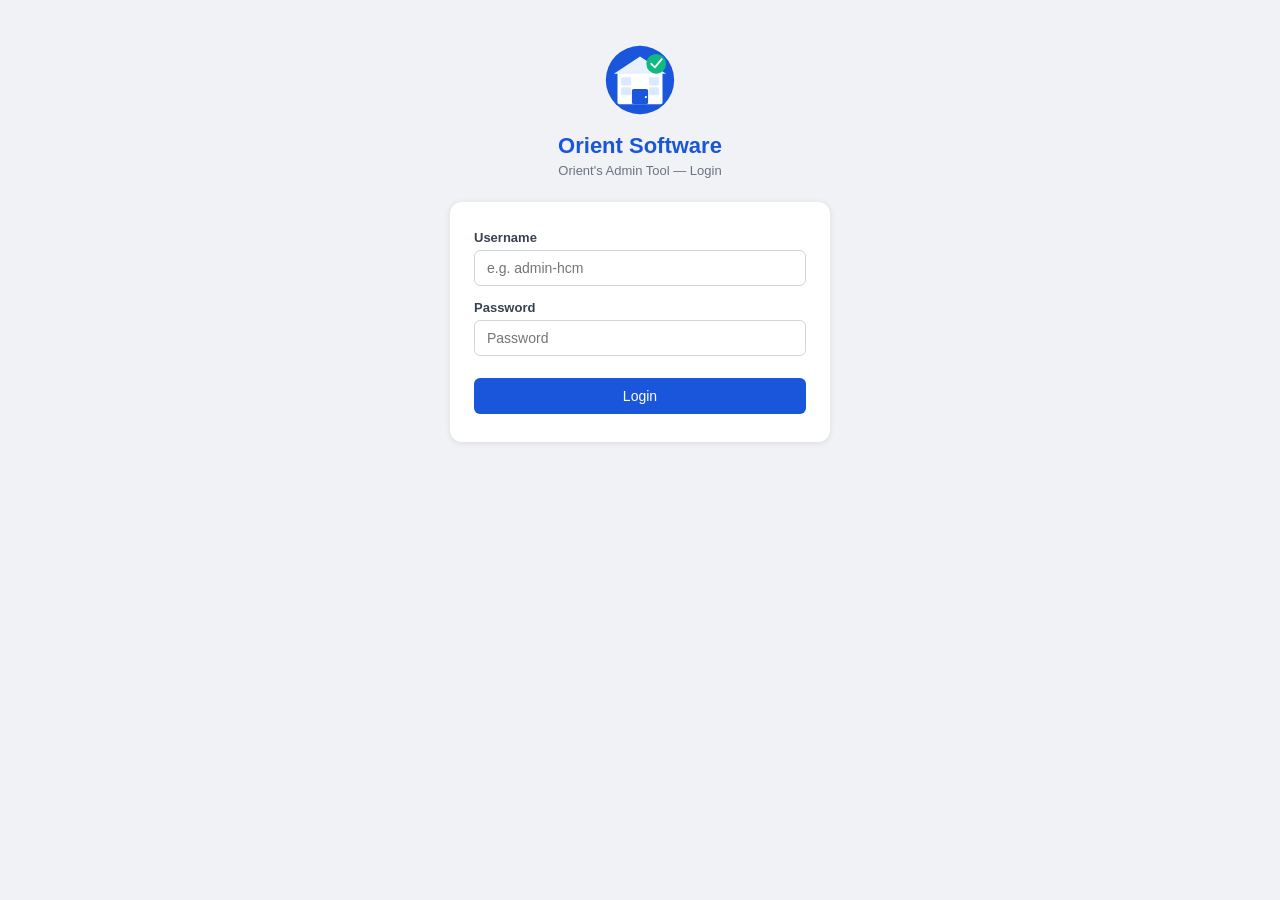
<file: admin.html>
<!DOCTYPE html>
<html lang="en">
<head>
  <meta charset="UTF-8" />
  <meta name="viewport" content="width=device-width, initial-scale=1.0" />
  <title>Orient's Admin Tool</title>
  <link rel="icon" href="logo.svg" type="image/svg+xml" />
  <link rel="stylesheet" href="style.css" />
</head>
<body>
  <div class="header">
    <div class="header-title"><img src="logo.svg" style="height:28px;vertical-align:middle;margin-right:8px;border-radius:50%"> Orient's Admin Tool</div>
    <div class="header-right">
      <span id="user-label" style="font-size:13px;opacity:0.85"></span>
      <a href="qrcodes.html">📱 QR Codes</a>
      <button class="btn-secondary" onclick="refreshCurrent()" style="font-size:12px;padding:5px 12px">Refresh</button>
      <button class="btn-green" onclick="xuatExcel()">⬇ Export Excel</button>
      <button class="btn-secondary" onclick="logout()" style="font-size:12px;padding:5px 12px">Logout</button>
    </div>
  </div>

  <!-- TABS -->
  <div style="background:white;border-bottom:2px solid #e5e7eb">
    <div style="max-width:1100px;margin:0 auto;padding:0 16px;display:flex;gap:4px">
      <button class="tab-btn active" id="tab-btn-visitors" onclick="switchTab('visitors')">👤 Visitor Log</button>
      <button class="tab-btn" id="tab-btn-cards" onclick="switchTab('cards')">🪪 Internal Card Tracking</button>
      <button class="tab-btn" id="tab-btn-po" onclick="switchTab('po')">📦 Purchasing</button>
    </div>
  </div>

  <div class="container">

    <!-- ===== TAB: VISITOR LOG ===== -->
    <div id="tab-visitors">
      <div class="stats-grid">
        <div class="stat-card stat-today"><div class="stat-number" id="s-today">—</div><div class="stat-label">Today's Visitors</div></div>
        <div class="stat-card stat-in" onclick="showCurrentlyIn()" style="cursor:pointer" title="Click to view list"><div class="stat-number" id="s-in">—</div><div class="stat-label">Currently In ↗</div></div>
        <div class="stat-card stat-out">  <div class="stat-number" id="s-out">—</div>  <div class="stat-label">Checked Out</div></div>
        <div class="stat-card stat-total"><div class="stat-number" id="s-total">—</div><div class="stat-label">This Month</div></div>
      </div>

      <div class="card">
        <div class="filters">
          <select id="f-loc" onchange="loadVisitors()">
            <option value="">All Offices</option>
            <option value="HCM">Ho Chi Minh City</option>
            <option value="DN">Da Nang</option>
            <option value="HN">Ha Noi</option>
            <option value="Hue">Hue</option>
          </select>
          <select id="f-status" onchange="loadVisitors()">
            <option value="">All Status</option>
            <option value="in">Currently In</option>
            <option value="out">Checked Out</option>
          </select>
          <input type="date" id="f-date-from" onchange="loadVisitors()" />
          <span style="color:#6b7280;font-size:13px;padding:0 2px">to</span>
          <input type="date" id="f-date-to" onchange="loadVisitors()" />
          <input type="text" id="f-search" placeholder="Search name, company..." oninput="loadVisitors()" style="min-width:180px" />
          <button class="btn-secondary" onclick="resetFilter()">Clear</button>
        </div>
        <div class="table-wrapper">
          <table>
            <thead>
              <tr>
                <th>#</th><th>Visitor Name</th><th>Company</th><th>ID / Passport</th>
                <th>Visitor Card No.</th><th>Purpose</th><th>Person to Meet</th>
                <th>Office</th><th>Date In</th><th>Time In</th><th>Time Out</th>
                <th>Status</th><th>Actions</th>
              </tr>
            </thead>
            <tbody id="visitor-body">
              <tr><td colspan="13" class="empty-td">Loading...</td></tr>
            </tbody>
          </table>
        </div>
      </div>
    </div>

    <!-- ===== TAB: INTERNAL CARD TRACKING ===== -->
    <div id="tab-cards" style="display:none">

      <!-- Sub-tabs -->
      <div class="sub-tabs">
        <button class="sub-tab-btn active" id="sub-btn-short" onclick="switchSubTab('short')">⏱ Short-term</button>
        <button class="sub-tab-btn" id="sub-btn-long" onclick="switchSubTab('long')">📋 Long-term (Probation / Intern)</button>
      </div>

      <!-- ---- SHORT-TERM ---- -->
      <div id="sub-short">
        <div class="stats-grid">
          <div class="stat-card stat-in" onclick="showCurrentlyBorrowed()" style="cursor:pointer" title="Click to view list"><div class="stat-number" id="cb-borrowed">—</div><div class="stat-label">Currently Borrowed ↗</div></div>
          <div class="stat-card stat-out">  <div class="stat-number" id="cb-returned">—</div><div class="stat-label">Returned Today</div></div>
          <div class="stat-card stat-total"><div class="stat-number" id="cb-total">—</div>   <div class="stat-label">This Month</div></div>
        </div>
        <div class="card">
          <div style="display:flex;justify-content:space-between;align-items:center;margin-bottom:16px">
            <h2 style="margin:0;font-size:16px;color:#374151">Short-term Borrowing</h2>
            <button class="btn-primary" onclick="moModalMuonThe()">+ New Record</button>
          </div>
          <div class="filters">
            <select id="cb-f-status" onchange="loadCardLoans()">
              <option value="">All Status</option>
              <option value="borrowed">Borrowed</option>
              <option value="returned">Returned</option>
            </select>
            <input type="date" id="cb-f-date-from" onchange="loadCardLoans()" />
            <span style="color:#6b7280;font-size:13px;padding:0 2px">to</span>
            <input type="date" id="cb-f-date-to" onchange="loadCardLoans()" />
            <input type="text" id="cb-f-search" placeholder="Search employee name..." oninput="loadCardLoans()" style="min-width:180px" />
            <button class="btn-secondary" onclick="resetCardFilter()">Clear</button>
          </div>
          <div class="table-wrapper">
            <table>
              <thead>
                <tr>
                  <th>#</th><th>Employee Name</th><th>Company</th><th>Card Type</th><th>Reason</th>
                  <th>Borrow Date</th><th>Borrow Time</th><th>Return Date</th><th>Return Time</th>
                  <th>Status</th><th>Actions</th>
                </tr>
              </thead>
              <tbody id="card-loan-body">
                <tr><td colspan="11" class="empty-td">Loading...</td></tr>
              </tbody>
            </table>
          </div>
        </div>
      </div>

      <!-- ---- LONG-TERM ---- -->
      <div id="sub-long" style="display:none">
        <div class="stats-grid">
          <div class="stat-card stat-in">   <div class="stat-number" id="lt-borrowed">—</div><div class="stat-label">Currently Holding</div></div>
          <div class="stat-card stat-out">  <div class="stat-number" id="lt-returned">—</div><div class="stat-label">Returned</div></div>
          <div class="stat-card stat-total"><div class="stat-number" id="lt-total">—</div>   <div class="stat-label">Total Records</div></div>
        </div>
        <div class="card">
          <div style="display:flex;justify-content:space-between;align-items:center;margin-bottom:16px">
            <h2 style="margin:0;font-size:16px;color:#374151">Long-term Borrowing (Probation / Intern)</h2>
            <button class="btn-primary" onclick="moModalMuonTheDai()">+ New Record</button>
          </div>
          <div class="filters">
            <select id="lt-f-status" onchange="loadLongTermLoans()">
              <option value="">All Status</option>
              <option value="borrowed">Holding</option>
              <option value="returned">Returned</option>
            </select>
            <input type="text" id="lt-f-search" placeholder="Search employee name..." oninput="loadLongTermLoans()" style="min-width:180px" />
            <button class="btn-secondary" onclick="resetLongFilter()">Clear</button>
          </div>
          <div class="table-wrapper">
            <table>
              <thead>
                <tr>
                  <th>#</th><th>Employee Name</th><th>Company</th><th>Card Type</th>
                  <th>Borrow Date</th><th>Expected Return</th><th>Actual Return</th>
                  <th>Note</th><th>Status</th><th>Actions</th>
                </tr>
              </thead>
              <tbody id="long-loan-body">
                <tr><td colspan="10" class="empty-td">Loading...</td></tr>
              </tbody>
            </table>
          </div>
        </div>
      </div>

    </div>

    <!-- ===== TAB: PURCHASING ===== -->
    <div id="tab-po" style="display:none">
      <div class="stats-grid">
        <div class="stat-card stat-total"><div class="stat-number" id="po-total">—</div><div class="stat-label">Total Orders</div></div>
        <div class="stat-card stat-today"><div class="stat-number" id="po-urgent">—</div><div class="stat-label">Urgent</div></div>
        <div class="stat-card stat-in">  <div class="stat-number" id="po-inprog">—</div><div class="stat-label">In Progress</div></div>
        <div class="stat-card stat-out"> <div class="stat-number" id="po-done">—</div>  <div class="stat-label">Completed</div></div>
      </div>

      <div class="card">
        <div style="display:flex;justify-content:space-between;align-items:center;margin-bottom:16px">
          <h2 style="margin:0;font-size:16px;color:#374151">Purchase Order Management</h2>
          <div style="display:flex;gap:8px">
            <a href="po-request.html" target="_blank" class="btn-secondary" style="font-size:13px;padding:8px 14px;text-decoration:none">🔗 Request Form Link</a>
            <button class="btn-primary" onclick="openPOModal(null)">+ New PO</button>
          </div>
        </div>
        <div class="filters">
          <select id="po-f-status" onchange="loadPurchaseOrders()">
            <option value="">All Status</option>
            <option value="Pending Review">Pending Review</option>
            <option value="Request for Quotations (RFQ)">RFQ</option>
            <option value="Initial Review by Procurement">Initial Review</option>
            <option value="Internal Approvals (Dept Head / Finance / BOD)">Internal Approvals</option>
            <option value="Purchase Order Issued">PO Issued</option>
            <option value="Delivery & Inspection">Delivery & Inspection</option>
            <option value="Completed">Completed</option>
            <option value="Cancelled">Cancelled</option>
          </select>
          <select id="po-f-priority" onchange="loadPurchaseOrders()">
            <option value="">All Priority</option>
            <option value="Urgent">Urgent</option>
            <option value="High">High</option>
            <option value="Medium">Medium</option>
            <option value="Low">Low</option>
          </select>
          <input type="text" id="po-f-search" placeholder="Search item, requestor..." oninput="loadPurchaseOrders()" style="min-width:180px" />
          <button class="btn-secondary" onclick="resetPOFilter()">Clear</button>
        </div>
        <div class="table-wrapper">
          <table>
            <thead>
              <tr>
                <th>#</th><th>PO Code</th><th>Item</th><th>Company</th><th>Qty</th>
                <th>Requestor</th><th>Request Date</th><th>Status</th><th>Priority</th>
                <th>Budget Type</th><th>Due Date</th><th>PO Issuance</th>
                <th>Delivery & Inspection</th><th>Product Link</th><th>Note</th><th>Actions</th>
              </tr>
            </thead>
            <tbody id="po-body">
              <tr><td colspan="16" class="empty-td">Loading...</td></tr>
            </tbody>
          </table>
        </div>
      </div>
    </div>

  </div>

  <!-- MODAL: ASSIGN VISITOR CARD -->
  <div class="modal-overlay" id="modal-card">
    <div class="modal">
      <h3>Assign Visitor Card</h3>
      <div class="form-group">
        <label>Visitor Name</label>
        <input type="text" id="mc-name" disabled />
      </div>
      <div class="form-group">
        <label>Visitor Card No. *</label>
        <input type="text" id="mc-cardno" placeholder="e.g. VC-001" />
      </div>
      <div class="modal-actions">
        <button class="btn-primary" onclick="luuThe()">Save</button>
        <button class="btn-secondary" onclick="dongModal('modal-card')">Cancel</button>
      </div>
    </div>
  </div>

  <!-- MODAL: CHECK-OUT -->
  <div class="modal-overlay" id="modal-checkout">
    <div class="modal">
      <h3>Confirm Check-Out</h3>
      <p id="mc-checkout-name" style="margin-bottom:16px;font-weight:bold"></p>
      <div class="form-row">
        <div class="form-group">
          <label>Check-Out Date</label>
          <input type="date" id="mc-date-out" />
        </div>
        <div class="form-group">
          <label>Check-Out Time</label>
          <input type="time" id="mc-time-out-input" />
        </div>
      </div>
      <div class="modal-actions">
        <button class="btn-success" onclick="xacNhanCheckout()">Confirm Check-Out</button>
        <button class="btn-secondary" onclick="dongModal('modal-checkout')">Cancel</button>
      </div>
    </div>
  </div>

  <!-- MODAL: NEW BORROW RECORD -->
  <div class="modal-overlay" id="modal-borrow">
    <div class="modal">
      <h3>New Borrow Record</h3>
      <div class="form-group">
        <label>Employee Name *</label>
        <input type="text" id="mb-name" placeholder="Full name" />
      </div>
      <div class="form-group">
        <label>Company *</label>
        <select id="mb-company">
          <option value="">-- Select company --</option>
          <option value="Orient">Orient</option>
          <option value="Bravo">Bravo</option>
          <option value="Neurond">Neurond</option>
        </select>
      </div>
      <div class="form-group">
        <label>Card Type *</label>
        <input type="text" id="mb-type" placeholder="e.g. Visitor Card No. 01" />
      </div>
      <div class="form-group">
        <label>Reason</label>
        <input type="text" id="mb-reason" placeholder="Reason for borrowing..." />
      </div>
      <div class="form-row">
        <div class="form-group">
          <label>Borrow Date *</label>
          <input type="date" id="mb-date" />
        </div>
        <div class="form-group">
          <label>Borrow Time *</label>
          <input type="time" id="mb-time" />
        </div>
      </div>
      <div class="modal-actions">
        <button class="btn-primary" onclick="luuMuonThe()">Save</button>
        <button class="btn-secondary" onclick="dongModal('modal-borrow')">Cancel</button>
      </div>
    </div>
  </div>

  <!-- MODAL: NEW LONG-TERM RECORD -->
  <div class="modal-overlay" id="modal-borrow-long">
    <div class="modal">
      <h3>New Long-term Borrow Record</h3>
      <div class="form-group">
        <label>Employee Name *</label>
        <input type="text" id="ml-name" placeholder="Full name" />
      </div>
      <div class="form-group">
        <label>Company *</label>
        <select id="ml-company">
          <option value="">-- Select company --</option>
          <option value="Orient">Orient</option>
          <option value="Bravo">Bravo</option>
          <option value="Neurond">Neurond</option>
        </select>
      </div>
      <div class="form-group">
        <label>Card Type *</label>
        <input type="text" id="ml-type" placeholder="e.g. Access Card No. 05" />
      </div>
      <div class="form-row">
        <div class="form-group">
          <label>Borrow Date *</label>
          <input type="date" id="ml-borrow-date" />
        </div>
        <div class="form-group">
          <label>Expected Return Date *</label>
          <input type="date" id="ml-return-date" />
        </div>
      </div>
      <div class="form-group">
        <label>Note</label>
        <input type="text" id="ml-note" placeholder="Optional note..." />
      </div>
      <div class="modal-actions">
        <button class="btn-primary" onclick="luuMuonTheDai()">Save</button>
        <button class="btn-secondary" onclick="dongModal('modal-borrow-long')">Cancel</button>
      </div>
    </div>
  </div>

  <!-- MODAL: LONG-TERM RETURN -->
  <div class="modal-overlay" id="modal-return-long">
    <div class="modal">
      <h3>Confirm Card Return</h3>
      <p id="mlr-name" style="margin-bottom:16px;font-weight:bold"></p>
      <div class="form-group">
        <label>Return Date</label>
        <input type="date" id="mlr-date-input" />
      </div>
      <div class="modal-actions">
        <button class="btn-success" onclick="xacNhanTraDai()">Confirm Return</button>
        <button class="btn-secondary" onclick="dongModal('modal-return-long')">Cancel</button>
      </div>
    </div>
  </div>

  <!-- MODAL: RETURN CARD -->
  <div class="modal-overlay" id="modal-return">
    <div class="modal">
      <h3>Confirm Card Return</h3>
      <p id="mr-name" style="margin-bottom:16px;font-weight:bold"></p>
      <div class="form-row">
        <div class="form-group">
          <label>Return Date</label>
          <input type="date" id="mr-date-input" />
        </div>
        <div class="form-group">
          <label>Return Time</label>
          <input type="time" id="mr-time-input" />
        </div>
      </div>
      <div class="modal-actions">
        <button class="btn-success" onclick="xacNhanTra()">Confirm Return</button>
        <button class="btn-secondary" onclick="dongModal('modal-return')">Cancel</button>
      </div>
    </div>
  </div>

  <!-- MODAL: PO ADD / EDIT -->
  <div class="modal-overlay" id="modal-po">
    <div class="modal" style="max-width:540px">
      <h3 id="po-modal-title">New Purchase Order</h3>
      <div class="form-row">
        <div class="form-group">
          <label>PO Code</label>
          <input type="text" id="po-code" placeholder="e.g. PO-000010" />
        </div>
        <div class="form-group">
          <label>Company</label>
          <select id="po-company">
            <option value="">-- Select --</option>
            <option value="Orient">Orient</option>
            <option value="Bravo">Bravo</option>
            <option value="Neurond">Neurond</option>
          </select>
        </div>
      </div>
      <div class="form-row">
        <div class="form-group">
          <label>Quantity</label>
          <input type="number" id="po-qty" placeholder="e.g. 5" min="1" />
        </div>
        <div class="form-group">
          <label>Priority *</label>
          <select id="po-priority">
            <option value="">-- Select --</option>
            <option value="Urgent">Urgent</option>
            <option value="High">High</option>
            <option value="Medium">Medium</option>
            <option value="Low">Low</option>
          </select>
        </div>
      </div>
      <div class="form-group">
        <label>Item *</label>
        <input type="text" id="po-item" placeholder="Item description" />
      </div>
      <div class="form-row">
        <div class="form-group">
          <label>Requestor *</label>
          <input type="text" id="po-requestor" placeholder="e.g. ICS, C&B, P&C" />
        </div>
        <div class="form-group">
          <label>Request Date</label>
          <input type="date" id="po-req-date" />
        </div>
      </div>
      <div class="form-group">
        <label>Status *</label>
        <select id="po-status">
          <option value="">-- Select status --</option>
          <option value="Pending Review">Pending Review</option>
          <option value="Request for Quotations (RFQ)">Request for Quotations (RFQ)</option>
          <option value="Initial Review by Procurement">Initial Review by Procurement</option>
          <option value="Internal Approvals (Dept Head / Finance / BOD)">Internal Approvals (Dept Head / Finance / BOD)</option>
          <option value="Purchase Order Issued">Purchase Order Issued</option>
          <option value="Delivery & Inspection">Delivery & Inspection</option>
          <option value="Completed">Completed</option>
          <option value="Cancelled">Cancelled</option>
        </select>
      </div>
      <div class="form-row">
        <div class="form-group">
          <label>Due Date (from requestor)</label>
          <input type="date" id="po-due-date" />
        </div>
        <div class="form-group">
          <label>PO Issuance Date</label>
          <input type="date" id="po-issue-date" />
        </div>
      </div>
      <div class="form-group">
        <label>Delivery & Inspection Date</label>
        <input type="date" id="po-delivery-date" />
      </div>
      <div class="form-group">
        <label>Product Link</label>
        <input type="url" id="po-link" placeholder="https://... (optional)" />
      </div>
      <div class="form-group">
        <label>Budget Type</label>
        <select id="po-budget">
          <option value="">-- Select --</option>
          <option value="Annual Budget">Annual Budget (nằm trong budget hàng năm)</option>
          <option value="Additional Budget">Additional Budget / Phát sinh</option>
        </select>
      </div>
      <div class="form-group">
        <label>Note</label>
        <input type="text" id="po-note" placeholder="Optional note..." />
      </div>
      <div id="po-timeline-section" style="display:none;margin-top:20px">
        <div style="font-size:12px;font-weight:600;color:#374151;margin-bottom:8px;text-transform:uppercase;letter-spacing:0.5px">Status Timeline</div>
        <div id="po-timeline-display"></div>
      </div>
      <div class="modal-actions">
        <button class="btn-primary" onclick="savePO()">Save</button>
        <button class="btn-secondary" onclick="dongModal('modal-po')">Cancel</button>
      </div>
    </div>
  </div>

  <!-- MODAL: EDIT VISITOR -->
  <div class="modal-overlay" id="modal-edit-visitor">
    <div class="modal">
      <h3>Edit Visitor Record</h3>
      <div class="form-row">
        <div class="form-group">
          <label>Visitor Name *</label>
          <input type="text" id="ev-name" />
        </div>
        <div class="form-group">
          <label>Company</label>
          <input type="text" id="ev-company" />
        </div>
      </div>
      <div class="form-row">
        <div class="form-group">
          <label>ID / Passport</label>
          <input type="text" id="ev-id" />
        </div>
        <div class="form-group">
          <label>Visitor Card No.</label>
          <input type="text" id="ev-cardno" />
        </div>
      </div>
      <div class="form-row">
        <div class="form-group">
          <label>Purpose</label>
          <input type="text" id="ev-purpose" />
        </div>
        <div class="form-group">
          <label>Person to Meet</label>
          <input type="text" id="ev-meetperson" />
        </div>
      </div>
      <div class="form-group">
        <label>Office</label>
        <select id="ev-location">
          <option value="HCM">Ho Chi Minh City</option>
          <option value="DN">Da Nang</option>
          <option value="HN">Ha Noi</option>
          <option value="Hue">Hue</option>
        </select>
      </div>
      <div class="form-row">
        <div class="form-group">
          <label>Date In</label>
          <input type="date" id="ev-date-in" />
        </div>
        <div class="form-group">
          <label>Time In</label>
          <input type="time" id="ev-time-in" />
        </div>
      </div>
      <div class="form-row">
        <div class="form-group">
          <label>Date Out</label>
          <input type="date" id="ev-date-out" />
        </div>
        <div class="form-group">
          <label>Time Out</label>
          <input type="time" id="ev-time-out" />
        </div>
      </div>
      <div class="modal-actions">
        <button class="btn-primary" onclick="saveEditVisitor()">Save</button>
        <button class="btn-secondary" onclick="dongModal('modal-edit-visitor')">Cancel</button>
      </div>
    </div>
  </div>

  <!-- MODAL: EDIT SHORT-TERM LOAN -->
  <div class="modal-overlay" id="modal-edit-loan">
    <div class="modal">
      <h3>Edit Borrow Record</h3>
      <div class="form-row">
        <div class="form-group">
          <label>Employee Name *</label>
          <input type="text" id="el-name" />
        </div>
        <div class="form-group">
          <label>Company *</label>
          <select id="el-company">
            <option value="Orient">Orient</option>
            <option value="Bravo">Bravo</option>
            <option value="Neurond">Neurond</option>
          </select>
        </div>
      </div>
      <div class="form-group">
        <label>Card Type *</label>
        <input type="text" id="el-type" />
      </div>
      <div class="form-group">
        <label>Reason</label>
        <input type="text" id="el-reason" />
      </div>
      <div class="form-row">
        <div class="form-group">
          <label>Borrow Date</label>
          <input type="date" id="el-borrow-date" />
        </div>
        <div class="form-group">
          <label>Borrow Time</label>
          <input type="time" id="el-borrow-time" />
        </div>
      </div>
      <div class="form-row">
        <div class="form-group">
          <label>Return Date</label>
          <input type="date" id="el-return-date" />
        </div>
        <div class="form-group">
          <label>Return Time</label>
          <input type="time" id="el-return-time" />
        </div>
      </div>
      <div class="modal-actions">
        <button class="btn-primary" onclick="saveEditLoan()">Save</button>
        <button class="btn-secondary" onclick="dongModal('modal-edit-loan')">Cancel</button>
      </div>
    </div>
  </div>

  <!-- MODAL: EDIT LONG-TERM LOAN -->
  <div class="modal-overlay" id="modal-edit-long-loan">
    <div class="modal">
      <h3>Edit Long-term Record</h3>
      <div class="form-row">
        <div class="form-group">
          <label>Employee Name *</label>
          <input type="text" id="ell-name" />
        </div>
        <div class="form-group">
          <label>Company *</label>
          <select id="ell-company">
            <option value="Orient">Orient</option>
            <option value="Bravo">Bravo</option>
            <option value="Neurond">Neurond</option>
          </select>
        </div>
      </div>
      <div class="form-group">
        <label>Card Type *</label>
        <input type="text" id="ell-type" />
      </div>
      <div class="form-row">
        <div class="form-group">
          <label>Borrow Date</label>
          <input type="date" id="ell-borrow-date" />
        </div>
        <div class="form-group">
          <label>Expected Return Date</label>
          <input type="date" id="ell-return-date" />
        </div>
      </div>
      <div class="form-group">
        <label>Actual Return Date</label>
        <input type="date" id="ell-actual-date" />
      </div>
      <div class="form-group">
        <label>Note</label>
        <input type="text" id="ell-note" />
      </div>
      <div class="modal-actions">
        <button class="btn-primary" onclick="saveEditLongLoan()">Save</button>
        <button class="btn-secondary" onclick="dongModal('modal-edit-long-loan')">Cancel</button>
      </div>
    </div>
  </div>

  <!-- MODAL: CURRENTLY IN LIST -->
  <div class="modal-overlay" id="modal-currently-in">
    <div class="modal" style="max-width:620px">
      <h3>Visitors Currently In Office</h3>
      <div id="currently-in-list" style="max-height:360px;overflow-y:auto;margin-bottom:16px"></div>
      <div class="modal-actions">
        <button class="btn-secondary" onclick="dongModal('modal-currently-in')">Close</button>
      </div>
    </div>
  </div>

  <!-- MODAL: CURRENTLY BORROWED LIST -->
  <div class="modal-overlay" id="modal-currently-borrowed">
    <div class="modal" style="max-width:620px">
      <h3>Cards Currently Borrowed</h3>
      <div id="currently-borrowed-list" style="max-height:360px;overflow-y:auto;margin-bottom:16px"></div>
      <div class="modal-actions">
        <button class="btn-secondary" onclick="dongModal('modal-currently-borrowed')">Close</button>
      </div>
    </div>
  </div>

  <script src="https://cdn.sheetjs.com/xlsx-latest/package/dist/xlsx.full.min.js"></script>
  <script src="firebase.js"></script>
  <script src="admin.js"></script>
</body>
</html>
</file>
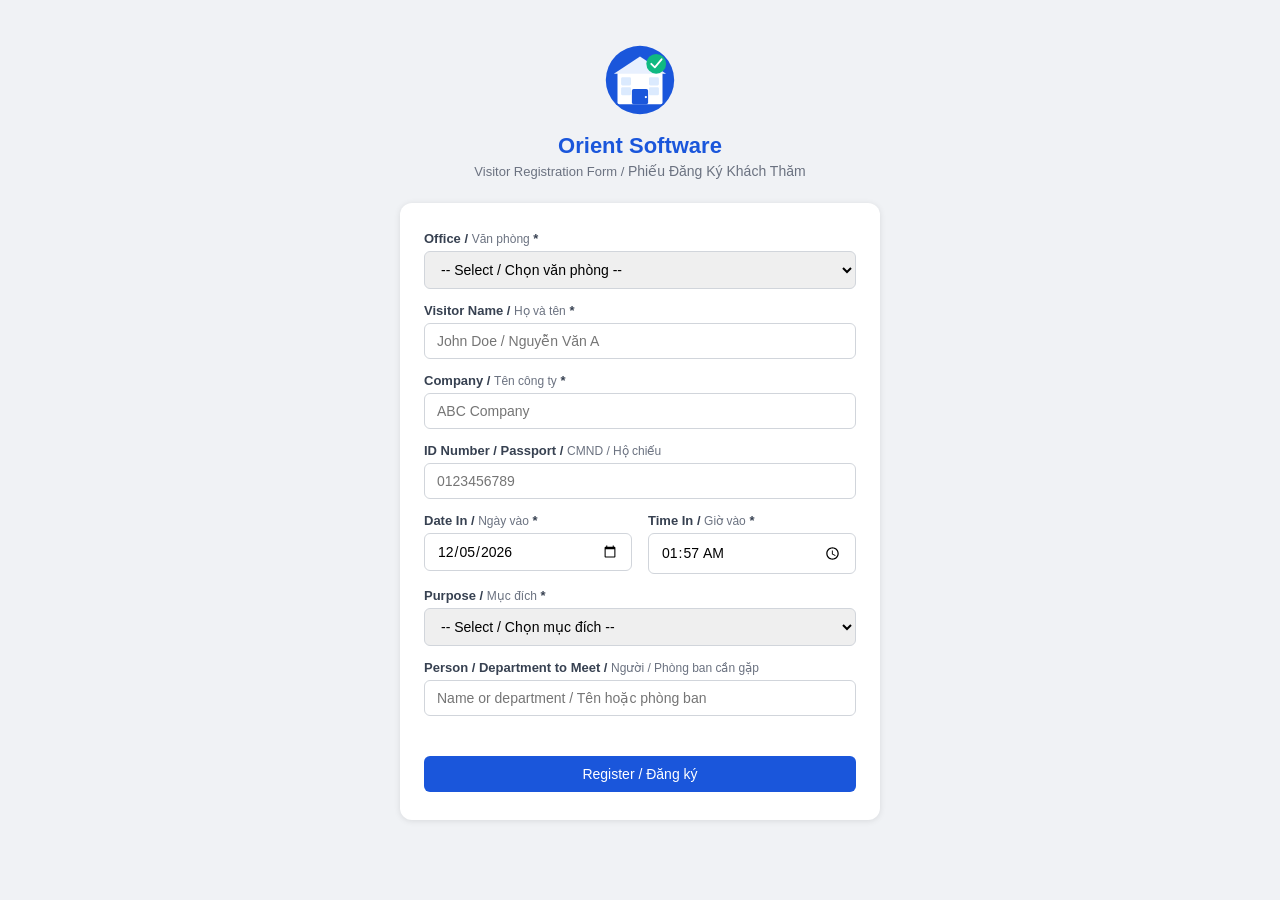
<file: guest.html>
<!DOCTYPE html>
<html lang="en">
<head>
  <meta charset="UTF-8" />
  <meta name="viewport" content="width=device-width, initial-scale=1.0" />
  <title>Orient's Admin Tool — Visitor Registration</title>
  <link rel="icon" href="logo.svg" type="image/svg+xml" />
  <link rel="stylesheet" href="style.css" />
</head>
<body>
  <div class="guest-page">
    <div class="guest-logo"><img src="logo.svg" style="width:72px;height:72px" /></div>
    <h1 class="guest-title">Orient Software</h1>
    <p class="guest-sub">Visitor Registration Form / <span style="font-size:14px">Phiếu Đăng Ký Khách Thăm</span></p>

    <!-- REGISTRATION FORM -->
    <div class="guest-card" id="card-form">
      <form id="form-guest">

        <div class="form-group">
          <label>Office / <span class="vn">Văn phòng</span> *</label>
          <select id="g-location" required>
            <option value="">-- Select / Chọn văn phòng --</option>
            <option value="HCM">Ho Chi Minh City / TP. Hồ Chí Minh</option>
            <option value="DN">Da Nang / Đà Nẵng</option>
            <option value="HN">Ha Noi / Hà Nội</option>
            <option value="Hue">Hue / Huế</option>
          </select>
        </div>

        <div class="form-group">
          <label>Visitor Name / <span class="vn">Họ và tên</span> *</label>
          <input type="text" id="g-name" placeholder="John Doe / Nguyễn Văn A" required />
        </div>

        <div class="form-group">
          <label>Company / <span class="vn">Tên công ty</span> *</label>
          <input type="text" id="g-company" placeholder="ABC Company" required />
        </div>

        <div class="form-group">
          <label>ID Number / Passport / <span class="vn">CMND / Hộ chiếu</span></label>
          <input type="text" id="g-id" placeholder="0123456789" />
        </div>

        <div class="form-row">
          <div class="form-group">
            <label>Date In / <span class="vn">Ngày vào</span> *</label>
            <input type="date" id="g-date" required />
          </div>
          <div class="form-group">
            <label>Time In / <span class="vn">Giờ vào</span> *</label>
            <input type="time" id="g-time" required />
          </div>
        </div>

        <div class="form-group">
          <label>Purpose / <span class="vn">Mục đích</span> *</label>
          <select id="g-purpose" required onchange="toggleOther()">
            <option value="">-- Select / Chọn mục đích --</option>
            <option value="Interview">Interview / Phỏng vấn</option>
            <option value="Business Meeting">Business Meeting / Họp kinh doanh</option>
            <option value="Delivery">Delivery / Giao hàng</option>
            <option value="Site Visit">Site Visit / Tham quan</option>
            <option value="Other">Other / Khác</option>
          </select>
        </div>

        <div class="form-group" id="other-group" style="display:none">
          <label>Please specify / <span class="vn">Vui lòng ghi rõ</span> *</label>
          <input type="text" id="g-other" placeholder="Describe your purpose / Mô tả mục đích..." />
        </div>

        <div class="form-group">
          <label>Person / Department to Meet / <span class="vn">Người / Phòng ban cần gặp</span></label>
          <input type="text" id="g-meet" placeholder="Name or department / Tên hoặc phòng ban" />
        </div>

        <div class="thong-bao" id="tb-guest"></div>
        <button type="submit" class="btn-primary" style="width:100%">Register / Đăng ký</button>
      </form>
    </div>

    <!-- SUCCESS SCREEN -->
    <div class="guest-card success-card" id="card-success" style="display:none">
      <div class="check-icon">✓</div>
      <h2>Registration Successful! / Đăng ký thành công!</h2>
      <p style="color:#6b7280;margin-bottom:8px">Your visitor number / Số thứ tự của bạn</p>
      <div class="visitor-no" id="visitor-no"></div>
      <p style="font-size:13px;color:#6b7280;margin-top:12px">Please proceed to the reception desk to collect your visitor card.<br><span style="font-size:12px">Vui lòng đến quầy lễ tân để nhận thẻ khách.</span></p>
      <button class="btn-secondary" style="margin-top:20px;width:100%" onclick="dangKyMoi()">Register Another / Đăng ký khách khác</button>
    </div>
  </div>

  <script src="firebase.js"></script>
  <script src="guest.js"></script>
</body>
</html>
</file>
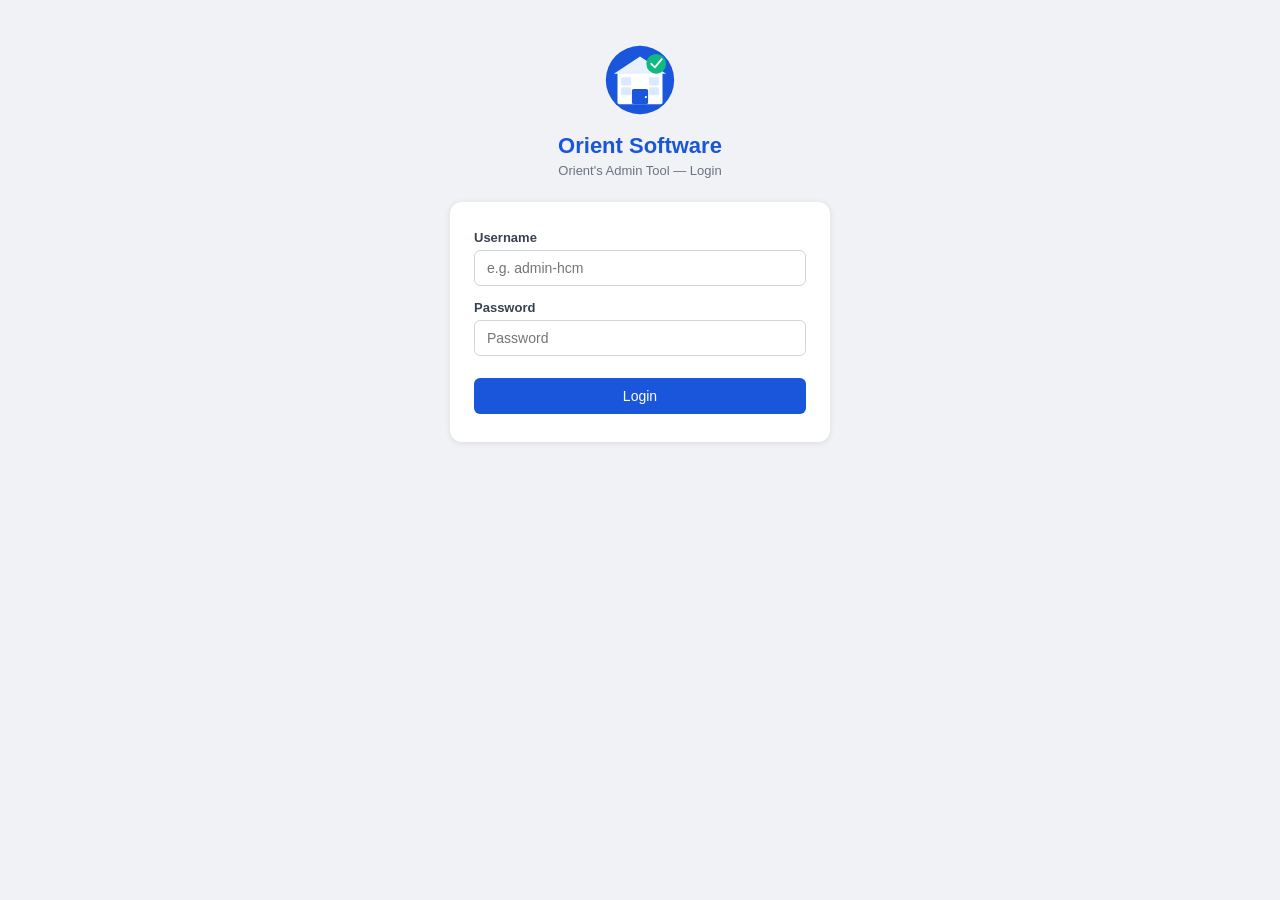
<file: login.html>
<!DOCTYPE html>
<html lang="en">
<head>
  <meta charset="UTF-8" />
  <meta name="viewport" content="width=device-width, initial-scale=1.0" />
  <title>Orient's Admin Tool</title>
  <link rel="icon" href="logo.svg" type="image/svg+xml" />
  <link rel="stylesheet" href="style.css" />
</head>
<body>
  <div class="guest-page">
    <div class="guest-logo"><img src="logo.svg" style="width:72px;height:72px" /></div>
    <h1 class="guest-title">Orient Software</h1>
    <p class="guest-sub">Orient's Admin Tool — Login</p>

    <div class="guest-card" style="max-width:380px">
      <form id="login-form">
        <div class="form-group">
          <label>Username</label>
          <input type="text" id="l-user" placeholder="e.g. admin-hcm" required autocomplete="username" />
        </div>
        <div class="form-group">
          <label>Password</label>
          <input type="password" id="l-pass" placeholder="Password" required autocomplete="current-password" />
        </div>
        <div class="thong-bao loi" id="l-error" style="display:none"></div>
        <button type="submit" class="btn-primary" style="width:100%;margin-top:8px">Login</button>
      </form>
    </div>
  </div>

  <script src="login.js"></script>
</body>
</html>
</file>
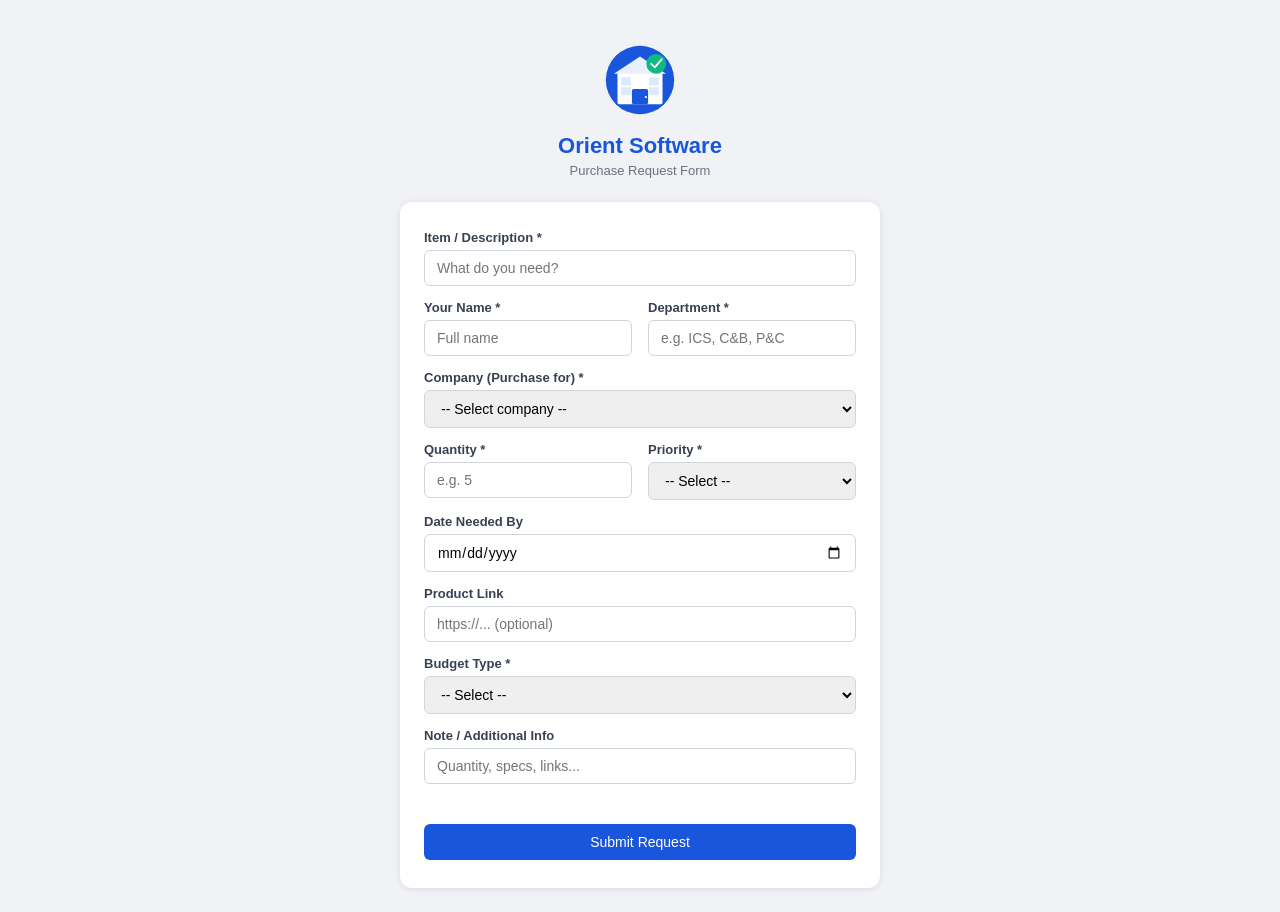
<file: po-request.html>
<!DOCTYPE html>
<html lang="en">
<head>
  <meta charset="UTF-8" />
  <meta name="viewport" content="width=device-width, initial-scale=1.0" />
  <title>Purchase Request — Orient's Admin Tool</title>
  <link rel="icon" href="logo.svg" type="image/svg+xml" />
  <link rel="stylesheet" href="style.css" />
</head>
<body>
  <div class="guest-page">
    <div class="guest-logo"><img src="logo.svg" style="width:72px;height:72px" /></div>
    <h1 class="guest-title">Orient Software</h1>
    <p class="guest-sub">Purchase Request Form</p>

    <!-- FORM -->
    <div class="guest-card" id="card-form" style="max-width:480px">
      <form id="form-po">
        <div class="form-group">
          <label>Item / Description *</label>
          <input type="text" id="pr-item" placeholder="What do you need?" required />
        </div>
        <div class="form-row">
          <div class="form-group">
            <label>Your Name *</label>
            <input type="text" id="pr-name" placeholder="Full name" required />
          </div>
          <div class="form-group">
            <label>Department *</label>
            <input type="text" id="pr-dept" placeholder="e.g. ICS, C&B, P&C" required />
          </div>
        </div>
        <div class="form-group">
          <label>Company (Purchase for) *</label>
          <select id="pr-company" required>
            <option value="">-- Select company --</option>
            <option value="Orient">Orient</option>
            <option value="Bravo">Bravo</option>
            <option value="Neurond">Neurond</option>
          </select>
        </div>
        <div class="form-row">
          <div class="form-group">
            <label>Quantity *</label>
            <input type="number" id="pr-qty" placeholder="e.g. 5" min="1" required />
          </div>
          <div class="form-group">
            <label>Priority *</label>
            <select id="pr-priority" required>
              <option value="">-- Select --</option>
              <option value="Urgent">Urgent</option>
              <option value="High">High</option>
              <option value="Medium">Medium</option>
              <option value="Low">Low</option>
            </select>
          </div>
        </div>
        <div class="form-group">
          <label>Date Needed By</label>
          <input type="date" id="pr-due" />
        </div>
        <div class="form-group">
          <label>Product Link</label>
          <input type="url" id="pr-link" placeholder="https://... (optional)" />
        </div>
        <div class="form-group">
          <label>Budget Type *</label>
          <select id="pr-budget" required>
            <option value="">-- Select --</option>
            <option value="Annual Budget">Annual Budget (nằm trong budget hàng năm)</option>
            <option value="Additional Budget">Additional Budget / Phát sinh</option>
          </select>
        </div>
        <div class="form-group">
          <label>Note / Additional Info</label>
          <input type="text" id="pr-note" placeholder="Quantity, specs, links..." />
        </div>
        <div class="thong-bao" id="tb-pr"></div>
        <button type="submit" class="btn-primary" style="width:100%">Submit Request</button>
      </form>
    </div>

    <!-- SUCCESS -->
    <div class="guest-card success-card" id="card-success" style="display:none;max-width:480px">
      <div class="check-icon">✓</div>
      <h2>Request Submitted!</h2>
      <p style="color:#6b7280;margin-bottom:8px">Your tracking ID</p>
      <div class="visitor-no" id="pr-tracking-id" style="font-size:18px;letter-spacing:2px"></div>
      <p style="font-size:13px;color:#6b7280;margin-top:12px">Save this link to track your request status:</p>
      <a id="pr-tracking-link" href="#" target="_blank"
         style="display:block;margin:12px 0;font-size:13px;color:#1a56db;word-break:break-all;text-decoration:underline"></a>
      <button class="btn-secondary" onclick="copyLink()" style="width:100%;margin-bottom:8px">📋 Copy Tracking Link</button>
      <button class="btn-secondary" style="width:100%" onclick="newRequest()">Submit Another Request</button>
    </div>
  </div>

  <script src="firebase.js"></script>
  <script src="po-request.js"></script>
</body>
</html>
</file>
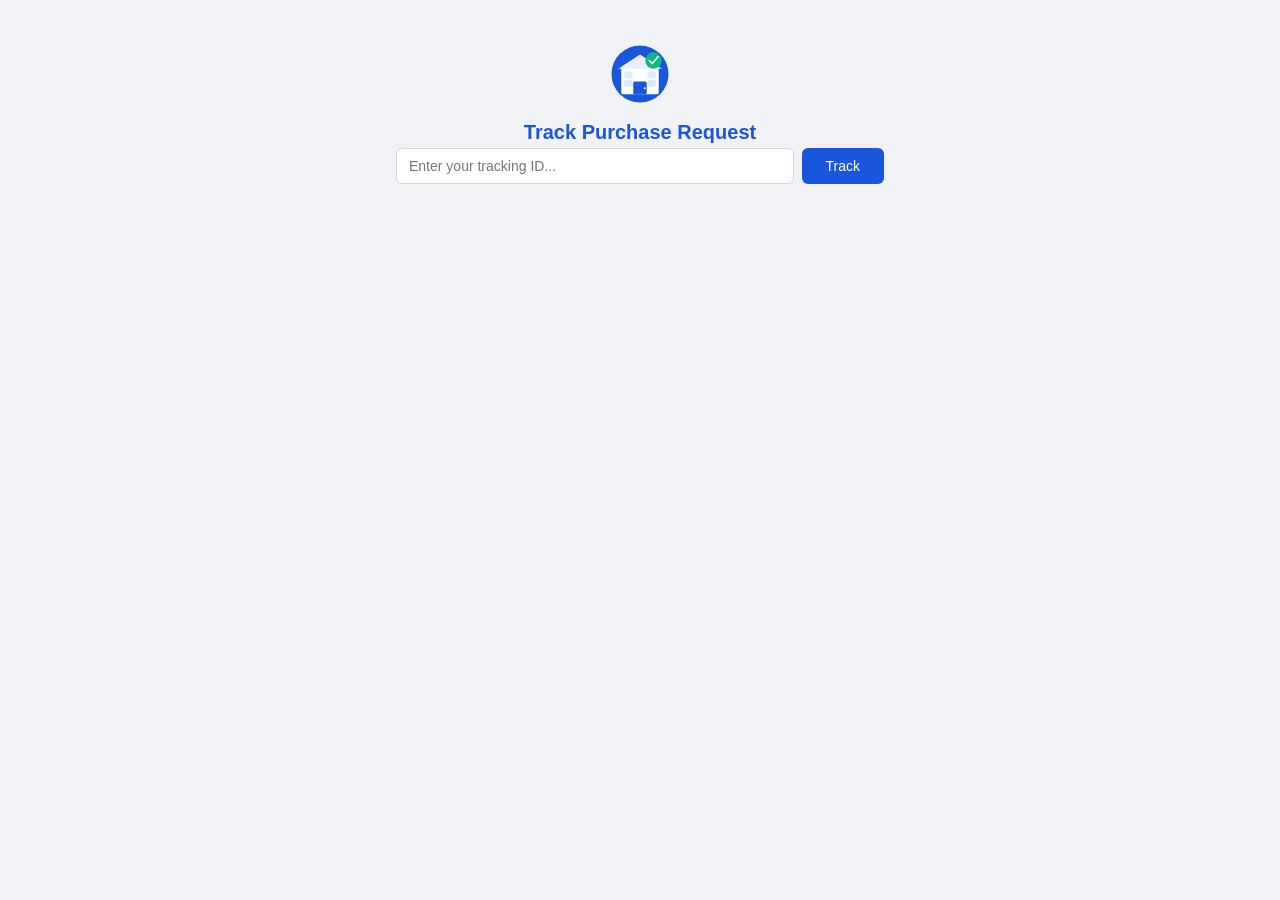
<file: po-track.html>
<!DOCTYPE html>
<html lang="en">
<head>
  <meta charset="UTF-8" />
  <meta name="viewport" content="width=device-width, initial-scale=1.0" />
  <title>Track Request — Orient's Admin Tool</title>
  <link rel="icon" href="logo.svg" type="image/svg+xml" />
  <link rel="stylesheet" href="style.css" />
  <style>
    .track-card { background:white; border-radius:12px; padding:28px; max-width:520px; margin:0 auto; box-shadow:0 2px 8px rgba(0,0,0,0.1); }
    .track-field { display:flex; justify-content:space-between; padding:8px 0; border-bottom:1px solid #f3f4f6; font-size:14px; }
    .track-field:last-child { border-bottom:none; }
    .track-label { color:#6b7280; }
    .track-value { font-weight:500; color:#111827; text-align:right; max-width:60%; }
    .timeline { margin-top:24px; }
    .tl-step { display:flex; align-items:flex-start; gap:12px; margin-bottom:12px; }
    .tl-dot  { width:20px; height:20px; border-radius:50%; flex-shrink:0; margin-top:2px; display:flex; align-items:center; justify-content:center; font-size:11px; font-weight:bold; }
    .tl-dot.done    { background:#1a56db; color:white; }
    .tl-dot.current { background:#f59e0b; color:white; }
    .tl-dot.pending { background:#e5e7eb; color:#9ca3af; }
    .tl-label { font-size:13px; }
    .tl-label.done    { color:#111827; font-weight:500; }
    .tl-label.current { color:#f59e0b; font-weight:600; }
    .tl-label.pending { color:#9ca3af; }
    .search-box { display:flex; gap:8px; margin-bottom:20px; }
    .search-box input { flex:1; }
  </style>
</head>
<body>
  <div class="guest-page" style="padding-bottom:40px">
    <div class="guest-logo"><img src="logo.svg" style="width:60px;height:60px" /></div>
    <h1 class="guest-title" style="font-size:20px">Track Purchase Request</h1>

    <div style="max-width:520px;margin:0 auto;width:100%;padding:0 16px">
      <div class="search-box">
        <input type="text" id="track-input" placeholder="Enter your tracking ID..." style="font-size:14px" />
        <button class="btn-primary" onclick="trackRequest()">Track</button>
      </div>

      <div id="track-result"></div>
    </div>
  </div>

  <script src="firebase.js"></script>
  <script src="po-track.js"></script>
</body>
</html>
</file>
<file: style.css>
* { box-sizing: border-box; margin: 0; padding: 0; }
body { font-family: Arial, sans-serif; background: #f0f2f5; color: #333; min-height: 100vh; }

/* HEADER */
.header { background: #1a56db; color: white; padding: 14px 24px; display: flex; justify-content: space-between; align-items: center; }
.header-title { font-size: 18px; font-weight: bold; }
.header-right { display: flex; align-items: center; gap: 12px; font-size: 13px; }
.header a { color: white; text-decoration: none; font-size: 13px; }

/* LAYOUT */
.container { max-width: 1100px; margin: 0 auto; padding: 24px 16px; }

/* CARD */
.card { background: white; border-radius: 10px; padding: 24px; margin-bottom: 20px; box-shadow: 0 1px 4px rgba(0,0,0,0.1); }
.card h2 { font-size: 16px; color: #374151; margin-bottom: 16px; }

/* FORM */
.form-group { margin-bottom: 14px; }
.form-row { display: flex; gap: 16px; }
.form-row .form-group { flex: 1; }
label { display: block; font-size: 13px; font-weight: bold; margin-bottom: 5px; color: #374151; }
label .vn { font-weight: normal; color: #6b7280; font-size: 12px; }
input, select, textarea { width: 100%; padding: 9px 12px; border: 1px solid #d1d5db; border-radius: 6px; font-size: 14px; outline: none; font-family: Arial, sans-serif; transition: border 0.2s; }
input:focus, select:focus, textarea:focus { border-color: #1a56db; }

/* BUTTONS */
.btn-primary   { padding: 10px 24px; background: #1a56db; color: white; border: none; border-radius: 6px; font-size: 14px; cursor: pointer; }
.btn-primary:hover { background: #1e429f; }
.btn-secondary { padding: 8px 16px; background: #e5e7eb; color: #374151; border: none; border-radius: 6px; font-size: 13px; cursor: pointer; }
.btn-secondary:hover { background: #d1d5db; }
.btn-success { padding: 4px 10px; background: #dcfce7; color: #166534; border: none; border-radius: 5px; font-size: 12px; cursor: pointer; margin-right: 3px; }
.btn-success:hover { background: #bbf7d0; }
.btn-danger { padding: 4px 10px; background: #fee2e2; color: #dc2626; border: none; border-radius: 5px; font-size: 12px; cursor: pointer; }
.btn-danger:hover { background: #fca5a5; }
.btn-warning { padding: 4px 10px; background: #fef9c3; color: #854d0e; border: none; border-radius: 5px; font-size: 12px; cursor: pointer; margin-right: 3px; }
.btn-warning:hover { background: #fde68a; }
.btn-green { padding: 8px 16px; background: #16a34a; color: white; border: none; border-radius: 6px; font-size: 13px; cursor: pointer; }
.btn-green:hover { background: #15803d; }

/* STATS */
.stats-grid { display: grid; grid-template-columns: repeat(4, 1fr); gap: 16px; margin-bottom: 20px; }
.stat-card { background: white; border-radius: 10px; padding: 18px; text-align: center; box-shadow: 0 1px 4px rgba(0,0,0,0.1); }
.stat-number { font-size: 28px; font-weight: bold; }
.stat-label  { font-size: 12px; color: #6b7280; margin-top: 4px; }
.stat-total .stat-number   { color: #1a56db; }
.stat-in .stat-number      { color: #d97706; }
.stat-out .stat-number     { color: #16a34a; }
.stat-today .stat-number   { color: #7c3aed; }

/* TABLE */
.table-wrapper { overflow-x: auto; }
table { width: 100%; border-collapse: collapse; font-size: 13px; }
thead { background: #1a56db; color: white; }
th { padding: 10px 10px; text-align: left; font-weight: 600; white-space: nowrap; }
tbody tr { border-bottom: 1px solid #e5e7eb; }
tbody tr:hover { background: #f9fafb; }
td { padding: 8px 10px; vertical-align: middle; }
.empty-td { text-align: center; color: #9ca3af; padding: 30px 0; }

/* FILTERS */
.filters { display: flex; gap: 10px; margin-bottom: 16px; flex-wrap: wrap; align-items: center; }
.filters select, .filters input { width: auto; min-width: 130px; font-size: 13px; padding: 7px 10px; }

/* STATUS BADGES */
.badge { padding: 2px 8px; border-radius: 10px; font-size: 11px; font-weight: bold; white-space: nowrap; }
.badge-in  { background: #fef9c3; color: #854d0e; }
.badge-out { background: #dcfce7; color: #166534; }

/* LOCATION BADGES */
.loc-hcm  { background: #dbeafe; color: #1e40af; padding: 2px 8px; border-radius: 10px; font-size: 11px; font-weight: bold; }
.loc-dn   { background: #f3e8ff; color: #6b21a8; padding: 2px 8px; border-radius: 10px; font-size: 11px; font-weight: bold; }
.loc-hn   { background: #dcfce7; color: #166534; padding: 2px 8px; border-radius: 10px; font-size: 11px; font-weight: bold; }
.loc-hue  { background: #fee2e2; color: #dc2626; padding: 2px 8px; border-radius: 10px; font-size: 11px; font-weight: bold; }

/* GUEST FORM PAGE */
.guest-page { min-height: 100vh; display: flex; flex-direction: column; align-items: center; padding: 24px 16px; }
.guest-logo  { font-size: 40px; margin-bottom: 8px; margin-top: 20px; }
.guest-title { font-size: 22px; font-weight: bold; color: #1a56db; margin-bottom: 4px; }
.guest-sub   { font-size: 13px; color: #6b7280; margin-bottom: 24px; }
.guest-card  { background: white; border-radius: 12px; padding: 28px 24px; width: 100%; max-width: 480px; box-shadow: 0 1px 6px rgba(0,0,0,0.1); }
.location-badge { display: inline-block; padding: 4px 14px; border-radius: 20px; font-weight: bold; font-size: 14px; margin-bottom: 16px; }

/* SUCCESS SCREEN */
.success-card { text-align: center; }
.check-icon { width: 64px; height: 64px; background: #16a34a; color: white; font-size: 32px; border-radius: 50%; display: flex; align-items: center; justify-content: center; margin: 0 auto 16px; }
.success-card h2 { color: #16a34a; margin-bottom: 8px; }
.visitor-no { font-size: 32px; font-weight: bold; color: #1a56db; margin: 12px 0; }

/* TABS */
.tab-btn { padding: 12px 20px; background: transparent; border: none; border-bottom: 3px solid transparent; cursor: pointer; font-size: 14px; font-weight: 500; color: #6b7280; transition: color 0.2s; }
.tab-btn:hover { color: #1a56db; }
.tab-btn.active { color: #1a56db; border-bottom-color: #1a56db; }

/* SUB-TABS */
.sub-tabs { display: flex; gap: 8px; margin: 20px 0 4px; border-bottom: 1px solid #e5e7eb; }
.sub-tab-btn { padding: 8px 18px; background: transparent; border: none; border-bottom: 3px solid transparent; cursor: pointer; font-size: 13px; font-weight: 500; color: #6b7280; transition: color 0.2s; margin-bottom: -1px; }
.sub-tab-btn:hover { color: #1a56db; }
.sub-tab-btn.active { color: #1a56db; border-bottom-color: #1a56db; }

/* QR CODES */
.qr-grid { display: grid; grid-template-columns: repeat(2, 1fr); gap: 24px; }
.qr-card { background: white; border-radius: 12px; padding: 24px; text-align: center; box-shadow: 0 1px 4px rgba(0,0,0,0.1); }
.qr-card h3 { font-size: 20px; margin-bottom: 4px; }
.qr-card p  { font-size: 12px; color: #6b7280; margin-bottom: 16px; }

/* MODAL */
.modal-overlay { display: none; position: fixed; top: 0; left: 0; width: 100%; height: 100%; background: rgba(0,0,0,0.5); z-index: 100; justify-content: center; align-items: center; }
.modal-overlay.active { display: flex; }
.modal { background: white; border-radius: 12px; padding: 24px; width: 90%; max-width: 440px; }
.modal h3 { margin-bottom: 14px; }
.modal-actions { display: flex; gap: 10px; margin-top: 16px; }

/* THÔNG BÁO */
.thong-bao { font-size: 13px; min-height: 18px; margin-bottom: 8px; }
.thong-bao.loi        { color: #dc2626; }
.thong-bao.thanh-cong { color: #16a34a; }

@media print {
  .header, .filters, .no-print { display: none !important; }
  .qr-grid { grid-template-columns: repeat(2, 1fr); }
}
@media (max-width: 600px) {
  .stats-grid { grid-template-columns: repeat(2, 1fr); }
  .form-row { flex-direction: column; }
  .qr-grid { grid-template-columns: 1fr; }
}
</file>
